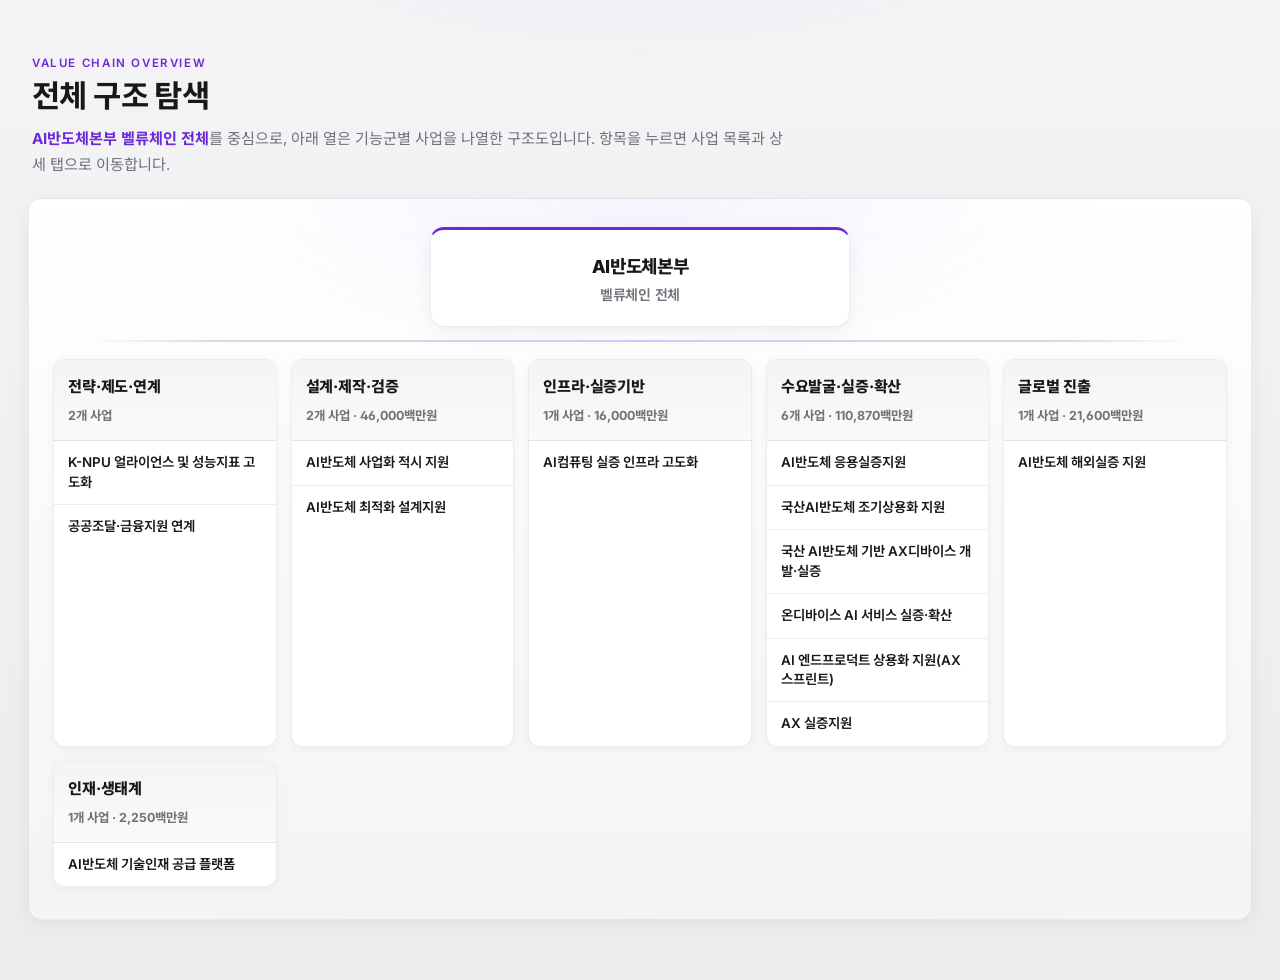
<file: index.html>
<!DOCTYPE html>
<html lang="ko">
<head>
  <meta charset="UTF-8" />
  <meta http-equiv="refresh" content="0; url=./Value%20chain%20overview.html" />
  <meta name="viewport" content="width=device-width, initial-scale=1.0" />
  <title>AI반도체본부 사업 현황판</title>
  <link rel="canonical" href="./Value%20chain%20overview.html" />
  <script>
    window.location.replace("./Value%20chain%20overview.html");
  </script>
</head>
<body>
  <p>Redirecting to the app...</p>
  <p><a href="./Value%20chain%20overview.html">Open the app</a></p>
</body>
</html>
</file>
<file: styles.css>
:root {
  color-scheme: light;
  --font-sans: "Inter", "Noto Sans KR", system-ui, -apple-system, BlinkMacSystemFont, "Segoe UI", sans-serif;
  --bg0: #ececee;
  --bg1: #f4f4f6;
  --canvas: #e4e4e8;
  --surface: rgba(255, 255, 255, 0.88);
  --surface-strong: #ffffff;
  --surface-accent: #7c3aed;
  --line: rgba(24, 24, 27, 0.08);
  --line-bright: rgba(24, 24, 27, 0.14);
  --text: #18181b;
  --muted: #71717a;
  --accent: #6d28d9;
  --accent-bright: #7c3aed;
  --accent-soft: #f5f3ff;
  --accent-border: rgba(109, 40, 217, 0.22);
  --cyan: #0e7490;
  --green: var(--accent);
  --green-deep: var(--accent-bright);
  --mint: rgba(124, 58, 237, 0.1);
  --sky: rgba(124, 58, 237, 0.06);
  --amber: #7c3aed;
  --shadow: 0 20px 48px rgba(24, 24, 27, 0.08);
  --shadow-soft: 0 4px 20px rgba(24, 24, 27, 0.06);
  --radius-xl: 14px;
  --radius-lg: 12px;
  --radius-md: 8px;
}

* {
  box-sizing: border-box;
}

html,
body {
  margin: 0;
  min-height: 100%;
  background-color: var(--bg0);
  background-image:
    radial-gradient(ellipse 90% 55% at 50% -20%, rgba(124, 58, 237, 0.07), transparent 48%),
    linear-gradient(180deg, var(--bg1) 0%, var(--bg0) 100%);
  color: var(--text);
  font-family: var(--font-sans);
  font-optical-sizing: auto;
  font-feature-settings: "cv02", "cv03", "cv04", "cv11";
  -webkit-font-smoothing: antialiased;
  -moz-osx-font-smoothing: grayscale;
}

body {
  padding: 28px;
}

.page-shell {
  max-width: 1400px;
  margin: 0 auto;
}

.page-shell[data-mode="structure"] .app-dashboard {
  display: none;
}

.page-shell[data-mode="dashboard"] .structure-intro-screen {
  display: none;
}

.structure-intro-screen {
  display: grid;
  gap: 20px;
  padding: 8px 0 32px;
}

.structure-intro-header {
  padding: 8px 4px 0;
  max-width: 760px;
}

.structure-intro-title {
  margin: 0 0 12px;
  font-size: clamp(1.55rem, 2.4vw, 2rem);
  line-height: 1.2;
  letter-spacing: -0.02em;
}

.structure-intro-lede {
  margin: 0;
  color: var(--muted);
  font-size: 0.95rem;
  line-height: 1.7;
}

.structure-intro-lede strong {
  color: var(--accent);
  font-weight: 700;
}

.structure-intro-canvas {
  width: 100%;
  min-height: min(72vh, 820px);
  border-radius: var(--radius-xl);
  border: 1px solid var(--line);
  background:
    radial-gradient(ellipse 85% 50% at 50% 0%, rgba(124, 58, 237, 0.06), transparent 45%),
    linear-gradient(180deg, var(--surface-strong) 0%, #f4f4f6 100%);
  box-shadow: var(--shadow-soft);
  overflow: auto;
  padding: 28px 24px 32px;
}

.structure-diagram {
  width: 100%;
  max-width: 1320px;
  margin: 0 auto;
}

.structure-diagram-empty {
  margin: 0;
  padding: 48px 16px;
  text-align: center;
  color: var(--muted);
  font-size: 1rem;
}

.structure-diagram-inner {
  display: flex;
  flex-direction: column;
  align-items: center;
  gap: 0;
}

.structure-root {
  display: grid;
  gap: 6px;
  justify-items: center;
  padding: 22px 36px;
  border: 1px solid var(--line);
  border-top: 3px solid var(--accent);
  border-radius: var(--radius-xl);
  background: var(--surface-strong);
  color: var(--text);
  font: inherit;
  font-weight: 800;
  letter-spacing: -0.02em;
  cursor: pointer;
  box-shadow: var(--shadow-soft);
  transition: transform 0.2s ease, box-shadow 0.2s ease, border-color 0.2s ease;
  max-width: min(100%, 420px);
  width: 100%;
}

.structure-root:hover,
.structure-root:focus-visible {
  transform: translateY(-1px);
  box-shadow: var(--shadow);
  border-color: var(--accent-border);
  outline: none;
}

.structure-root:focus-visible {
  box-shadow: 0 0 0 2px rgba(124, 58, 237, 0.22), var(--shadow-soft);
}

.structure-root-label {
  font-size: 1.12rem;
  letter-spacing: -0.02em;
}

.structure-root-sub {
  font-size: 0.88rem;
  font-weight: 600;
  color: var(--muted);
}

.structure-rail {
  position: relative;
  width: min(96%, 1100px);
  height: 28px;
  flex-shrink: 0;
}

.structure-rail::before {
  content: "";
  position: absolute;
  left: 0;
  right: 0;
  top: 50%;
  height: 2px;
  margin-top: -1px;
  background: linear-gradient(
    90deg,
    transparent,
    rgba(113, 113, 122, 0.25) 12%,
    rgba(124, 58, 237, 0.28) 50%,
    rgba(113, 113, 122, 0.25) 88%,
    transparent
  );
  border-radius: 999px;
}

.structure-columns {
  display: grid;
  width: 100%;
  grid-template-columns: repeat(auto-fit, minmax(200px, 1fr));
  gap: 14px;
  align-items: stretch;
  margin-top: 4px;
}

.structure-column {
  display: flex;
  flex-direction: column;
  min-width: 0;
  border: 1px solid var(--line);
  border-radius: var(--radius-lg);
  background: var(--surface-strong);
  box-shadow: 0 2px 12px rgba(24, 24, 27, 0.04);
  overflow: hidden;
}

.structure-column-head {
  display: grid;
  gap: 8px;
  width: 100%;
  padding: 16px 14px;
  border: 0;
  border-bottom: 1px solid var(--line);
  background: linear-gradient(180deg, #f4f4f5 0%, #fafafa 100%);
  font: inherit;
  text-align: left;
  cursor: pointer;
  transition: background 0.2s ease;
}

.structure-column-head:hover,
.structure-column-head:focus-visible {
  background: linear-gradient(180deg, var(--accent-soft), #fafafa);
  outline: none;
}

.structure-column-head:focus-visible {
  box-shadow: inset 0 0 0 2px rgba(124, 58, 237, 0.2);
}

.structure-column-title {
  font-size: 0.95rem;
  font-weight: 800;
  line-height: 1.45;
  color: var(--text);
  letter-spacing: -0.01em;
}

.structure-column-meta {
  font-size: 0.78rem;
  font-weight: 700;
  color: var(--muted);
}

.structure-project-list {
  list-style: none;
  margin: 0;
  padding: 0;
  flex: 1;
  display: flex;
  flex-direction: column;
}

.structure-project-list li {
  margin: 0;
  border-bottom: 1px solid var(--line);
}

.structure-project-list li:last-child {
  border-bottom: 0;
}

.structure-project {
  display: block;
  width: 100%;
  padding: 12px 14px;
  border: 0;
  background: transparent;
  font: inherit;
  font-size: 0.84rem;
  font-weight: 600;
  line-height: 1.45;
  color: var(--text);
  text-align: left;
  cursor: pointer;
  transition: background 0.15s ease, color 0.15s ease;
}

.structure-project:hover,
.structure-project:focus-visible {
  background: var(--accent-soft);
  color: var(--accent);
  outline: none;
}

.structure-project:focus-visible {
  box-shadow: inset 3px 0 0 var(--accent);
}

.hero-actions {
  margin-top: 18px;
}

.hero {
  display: grid;
  grid-template-columns: 1.58fr 0.82fr;
  gap: 24px;
  margin-bottom: 24px;
}

.hero-copy,
.hero-panel,
.value-chain-section,
.summary-card,
.project-panel,
.insight-panel {
  backdrop-filter: blur(14px);
}

.hero-copy {
  position: relative;
  overflow: hidden;
  padding: 36px;
  border: 1px solid var(--line);
  border-radius: var(--radius-xl);
  background:
    linear-gradient(135deg, #ffffff 0%, #f4f4f6 100%),
    radial-gradient(ellipse 80% 60% at 100% 0%, rgba(124, 58, 237, 0.06), transparent 50%);
  box-shadow: var(--shadow-soft);
}

.hero-copy::after {
  content: "";
  position: absolute;
  inset: 0 auto auto 0;
  width: 100%;
  height: 3px;
  border-radius: 0;
  background: linear-gradient(90deg, var(--accent), #a78bfa);
}

.eyebrow,
.section-kicker,
.panel-label,
.summary-label,
.meta-label {
  display: block;
  margin-bottom: 8px;
  color: var(--accent);
  font-size: 0.72rem;
  font-weight: 600;
  letter-spacing: 0.14em;
  text-transform: uppercase;
}

.hero h1 {
  margin: 0 0 16px;
  font-size: clamp(2rem, 3.2vw, 3.1rem);
  line-height: 1.12;
  letter-spacing: -0.03em;
  font-weight: 700;
}

.hero-description {
  max-width: 860px;
  margin: 0;
  color: var(--muted);
  font-size: 0.98rem;
  line-height: 1.72;
}

.hero-meta {
  display: grid;
  grid-template-columns: repeat(2, minmax(0, 1fr));
  gap: 14px;
  margin-top: 28px;
}

.hero-meta > div,
.panel-card,
.summary-card,
.project-card,
.note-card,
.notice-card,
.value-chain-card {
  border: 1px solid var(--line);
  border-radius: var(--radius-lg);
}

.hero-meta > div {
  padding: 16px 18px;
  background: #fafafa;
}

.hero-meta strong {
  color: var(--text);
  font-weight: 600;
  letter-spacing: -0.01em;
}

.hero-panel {
  display: flex;
  align-items: stretch;
}

.panel-card {
  width: 100%;
  padding: 30px;
  background: linear-gradient(160deg, #fafafa 0%, #f4f4f6 100%);
  color: var(--text);
  box-shadow: var(--shadow-soft);
  border: 1px solid var(--line);
  border-left: 4px solid var(--accent);
}

.panel-card .panel-label,
.panel-card p {
  color: var(--muted);
}

.panel-card h2 {
  margin: 0 0 14px;
  font-size: 1.85rem;
  line-height: 1.22;
  letter-spacing: -0.02em;
}

.summary-panel-card {
  min-height: 190px;
  padding: 24px;
}

.updates-card {
  display: grid;
  grid-template-rows: auto auto minmax(0, 1fr);
  gap: 14px;
  background: linear-gradient(180deg, #ffffff, #fafafa);
  box-shadow: var(--shadow-soft);
}

.updates-band {
  min-height: 228px;
  margin-bottom: 24px;
  padding: 22px 24px;
}

.updates-card-header {
  display: flex;
  align-items: flex-start;
  justify-content: space-between;
  gap: 12px;
}

.updates-card-actions {
  flex-shrink: 0;
}

.updates-card h3 {
  margin: 0;
  font-size: 1.1rem;
  line-height: 1.3;
}

.updates-refresh-button {
  min-width: 88px;
  padding: 8px 12px;
  font-size: 0.86rem;
}

.updates-refresh-button:disabled {
  cursor: wait;
  opacity: 0.7;
}

.news-feed-tabs {
  display: grid;
  grid-template-columns: repeat(2, minmax(0, 1fr));
  gap: 8px;
}

.news-feed-tab {
  display: inline-flex;
  align-items: center;
  justify-content: center;
  gap: 8px;
  border: 1px solid var(--line);
  border-radius: 999px;
  padding: 10px 14px;
  background: #ffffff;
  color: var(--muted);
  font: inherit;
  font-weight: 600;
  cursor: pointer;
  transition: background 0.2s ease, border-color 0.2s ease, color 0.2s ease;
}

.news-feed-tab span {
  color: inherit;
  font-size: 0.78rem;
}

.news-feed-tab:hover {
  border-color: var(--accent-border);
  color: var(--accent);
}

.news-feed-tab.is-active {
  background: var(--accent-soft);
  border-color: var(--accent-border);
  color: var(--accent);
}

.news-feed-list {
  display: grid;
  grid-template-columns: repeat(2, minmax(0, 1fr));
  align-content: start;
  gap: 10px;
  min-height: 0;
}

.news-feed-link {
  display: grid;
  gap: 6px;
  padding: 14px 16px;
  border: 1px solid var(--line);
  border-radius: var(--radius-md);
  background: linear-gradient(180deg, #ffffff, #fafafa);
  color: var(--text);
  text-decoration: none;
  transition: transform 0.2s ease, border-color 0.2s ease, box-shadow 0.2s ease;
}

.news-feed-link:hover {
  transform: translateY(-1px);
  border-color: var(--accent-border);
  box-shadow: var(--shadow-soft);
}

.news-feed-link strong {
  color: var(--text);
  font-size: 0.95rem;
  line-height: 1.5;
}

.news-feed-link span {
  color: var(--muted);
  font-size: 0.82rem;
  line-height: 1.5;
}

.dashboard {
  display: grid;
  gap: 24px;
}

.value-chain-section,
.project-panel,
.insight-panel {
  padding: 28px;
  background: var(--surface-strong);
  box-shadow: var(--shadow-soft);
  backdrop-filter: blur(12px);
}

.value-chain-section,
.project-panel,
.insight-panel,
.summary-card {
  border: 1px solid var(--line);
  border-radius: var(--radius-xl);
}

.section-heading h2,
.note-card h3,
.notice-card h3 {
  margin: 0;
}

.section-heading.inline {
  display: flex;
  justify-content: space-between;
  align-items: center;
  gap: 16px;
}

.value-chain-grid {
  display: grid;
  grid-template-columns: repeat(6, minmax(0, 1fr));
  gap: 12px;
  margin-top: 20px;
}

.value-chain-card {
  position: relative;
  padding: 16px;
  background: linear-gradient(180deg, #ffffff, #fafafa);
  cursor: pointer;
  transition: transform 0.24s ease, box-shadow 0.24s ease, border-color 0.24s ease;
}

.value-chain-card:hover,
.value-chain-card:focus-visible {
  transform: translateY(-2px);
  box-shadow: var(--shadow-soft);
  border-color: var(--line-bright);
}

.value-chain-card.is-active {
  background: linear-gradient(180deg, var(--accent-soft), #f4f4f6);
  color: var(--text);
  border-color: var(--accent-border);
  box-shadow: 0 0 0 1px rgba(124, 58, 237, 0.12);
}

.value-chain-card.is-active .chip {
  background: rgba(124, 58, 237, 0.12);
  color: var(--accent);
}

.value-chain-card.is-active .card-caption {
  color: var(--muted);
}

.value-chain-card h3 {
  margin: 10px 0 8px;
  font-size: 0.98rem;
  line-height: 1.45;
}

.card-index {
  display: inline-flex;
  align-items: center;
  justify-content: center;
  width: 34px;
  height: 34px;
  border-radius: 50%;
  background: var(--mint);
  color: var(--green-deep);
  font-weight: 800;
}

.value-chain-card.is-active .card-index {
  background: var(--accent);
  color: #ffffff;
}

.chip-row,
.project-meta {
  display: flex;
  flex-wrap: wrap;
  gap: 8px;
}

.chip {
  display: inline-flex;
  align-items: center;
  justify-content: center;
  padding: 5px 10px;
  border-radius: 999px;
  background: var(--mint);
  color: var(--accent);
  font-size: 0.74rem;
  font-weight: 600;
}

.card-caption {
  margin: 10px 0 0;
  color: var(--muted);
  font-size: 0.85rem;
  line-height: 1.45;
}

.summary-section {
  display: grid;
  grid-template-columns: repeat(4, minmax(0, 1fr));
  gap: 16px;
}

.summary-card {
  padding: 22px 24px;
  background: #fafafa;
}

.summary-card strong {
  font-size: 1.72rem;
  line-height: 1.1;
  letter-spacing: -0.03em;
  font-weight: 700;
}

.summary-card.emphasis {
  background: linear-gradient(145deg, var(--accent-soft), #ffffff);
  border-color: var(--accent-border);
}

.details-layout {
  display: grid;
  grid-template-columns: 1.45fr 0.85fr;
  gap: 24px;
}

.project-list {
  display: grid;
  gap: 16px;
  margin-top: 20px;
}

.project-card {
  padding: 20px;
  background: #ffffff;
  transition: transform 0.2s ease, box-shadow 0.2s ease;
}

.project-card.is-selected {
  border-color: var(--accent-border);
  background: linear-gradient(180deg, var(--accent-soft), #fafafa);
  box-shadow: var(--shadow-soft);
}

.project-card.is-selected .project-title-button,
.project-card.is-selected .project-description,
.project-card.is-selected .chip {
  color: var(--text);
}

.project-card.is-selected .chip {
  background: rgba(124, 58, 237, 0.12);
  color: var(--accent);
}

.project-card:hover {
  transform: translateY(-1px);
  box-shadow: var(--shadow-soft);
}

.project-card-header {
  display: flex;
  justify-content: space-between;
  gap: 16px;
  align-items: flex-start;
}

.project-card h3 {
  margin: 0;
  font-size: 1.16rem;
}

.project-card-main {
  display: grid;
  gap: 10px;
}

.project-title-button {
  padding: 0;
  border: 0;
  background: transparent;
  color: var(--text);
  font: inherit;
  font-size: 1.08rem;
  font-weight: 800;
  line-height: 1.45;
  text-align: left;
  cursor: pointer;
}

.project-title-button:hover {
  color: var(--accent);
}

.budget-badge {
  flex-shrink: 0;
  padding: 9px 13px;
  border-radius: 10px;
  background: linear-gradient(135deg, #6d28d9, #7c3aed);
  color: #fafafa;
  font-weight: 700;
  white-space: nowrap;
  letter-spacing: -0.01em;
}

.budget-badge.neutral {
  background: linear-gradient(135deg, #a1a1aa, #d4d4d8);
  color: #27272a;
}

.budget-badge.is-hidden {
  display: none;
}

.project-description {
  margin: 14px 0 16px;
  color: var(--muted);
  line-height: 1.68;
  font-size: 0.96rem;
}

.project-points {
  display: grid;
  gap: 8px;
  margin: 16px 0 0;
  padding: 0;
  list-style: none;
}

.project-points li {
  position: relative;
  padding-left: 16px;
  color: var(--text);
  line-height: 1.6;
}

.project-points li::before {
  content: "";
  position: absolute;
  left: 0;
  top: 11px;
  width: 7px;
  height: 7px;
  border-radius: 50%;
  background: var(--amber);
}

.insight-panel {
  display: grid;
  align-content: start;
  gap: 20px;
}

.detail-card {
  padding: 22px;
  border: 1px solid var(--line);
  border-radius: var(--radius-lg);
  background: #ffffff;
}

.detail-card[data-project-id] {
  border-color: var(--accent-border);
}

.detail-card[data-project-id] .detail-tab {
  background: #f4f4f5;
  color: var(--text);
  border-color: var(--line);
}

.detail-card[data-project-id] .detail-tab.is-active {
  background: linear-gradient(135deg, #6d28d9, #7c3aed);
  color: #ffffff;
  border-color: rgba(124, 58, 237, 0.35);
  box-shadow: inset 0 0 0 1px rgba(255, 255, 255, 0.12);
}

.detail-header {
  display: flex;
  justify-content: space-between;
  gap: 16px;
  align-items: flex-start;
}

.detail-header h3 {
  margin: 12px 0 0;
  font-size: 1.2rem;
  line-height: 1.42;
  letter-spacing: -0.01em;
}

.detail-meta {
  margin-top: 16px;
}

.detail-tabs {
  display: flex;
  flex-wrap: wrap;
  gap: 10px;
  margin-top: 20px;
}

.detail-tab {
  border: 1px solid var(--line);
  border-radius: 999px;
  padding: 9px 13px;
  background: #fafafa;
  color: var(--text);
  font: inherit;
  font-weight: 600;
  cursor: pointer;
}

.detail-tab.is-active {
  background: linear-gradient(135deg, #6d28d9, #7c3aed);
  color: #ffffff;
}

.detail-panel {
  margin-top: 18px;
  padding: 18px;
  border-radius: var(--radius-md);
  background: linear-gradient(180deg, #fafafa, #ffffff);
  border: 1px solid var(--line);
}

.detail-panel h4 {
  margin: 0 0 14px;
  font-size: 1rem;
}

.detail-points {
  display: grid;
  gap: 10px;
  margin: 0;
  padding: 0;
  list-style: none;
}

.detail-points li {
  position: relative;
  padding-left: 16px;
  line-height: 1.7;
  color: var(--text);
}

.detail-points li::before {
  content: "";
  position: absolute;
  left: 0;
  top: 11px;
  width: 7px;
  height: 7px;
  border-radius: 50%;
  background: var(--accent);
}

.highlight-list {
  display: grid;
  gap: 12px;
  margin: 0;
  padding: 0;
  list-style: none;
}

.highlight-list li,
.note-card,
.notice-card {
  padding: 18px;
  background: #fafafa;
}

.highlight-list li {
  border: 1px solid var(--line);
  border-radius: var(--radius-md);
  line-height: 1.65;
}

.note-card p {
  margin: 10px 0 0;
  color: var(--muted);
  line-height: 1.7;
}

.announcement-links {
  display: grid;
  gap: 12px;
  margin-top: 14px;
}

.announcement-link {
  display: grid;
  gap: 6px;
  padding: 14px 16px;
  border: 1px solid var(--line);
  border-radius: var(--radius-md);
  background: linear-gradient(180deg, #ffffff, #fafafa);
  color: var(--text);
  text-decoration: none;
  transition: transform 0.2s ease, box-shadow 0.2s ease, border-color 0.2s ease;
}

.announcement-link:hover {
  transform: translateY(-1px);
  border-color: var(--accent-border);
  box-shadow: var(--shadow-soft);
}

.announcement-link strong {
  color: var(--accent);
  font-size: 0.98rem;
  line-height: 1.5;
}

.announcement-link span,
.announcement-empty {
  color: var(--muted);
  line-height: 1.6;
}

.tone-soft {
  background: linear-gradient(145deg, var(--accent-soft), #ffffff);
}

.ghost-button {
  border: 1px solid var(--line-bright);
  border-radius: 999px;
  padding: 10px 16px;
  background: #ffffff;
  color: var(--text);
  font: inherit;
  font-weight: 600;
  cursor: pointer;
  transition: background 0.2s ease, border-color 0.2s ease, color 0.2s ease;
}

.ghost-button:hover {
  background: var(--accent-soft);
  border-color: var(--accent-border);
  color: var(--accent);
}

@media (max-width: 1180px) {
  .hero,
  .details-layout {
    grid-template-columns: 1fr;
  }

  .value-chain-grid {
    grid-template-columns: repeat(3, minmax(0, 1fr));
  }

  .summary-section {
    grid-template-columns: repeat(2, minmax(0, 1fr));
  }
}

@media (max-width: 760px) {
  body {
    padding: 16px;
  }

  .hero-copy,
  .value-chain-section,
  .project-panel,
  .insight-panel {
    padding: 22px;
  }

  .summary-panel-card,
  .updates-card {
    padding: 20px;
  }

  .updates-card {
    min-height: 0;
  }

  .hero-meta,
  .summary-section,
  .value-chain-grid {
    grid-template-columns: 1fr;
  }

  .news-feed-tabs {
    grid-template-columns: 1fr;
  }

  .news-feed-list {
    grid-template-columns: 1fr;
  }

  .project-card-header {
    flex-direction: column;
  }

  .budget-badge {
    white-space: normal;
  }
}
</file>
